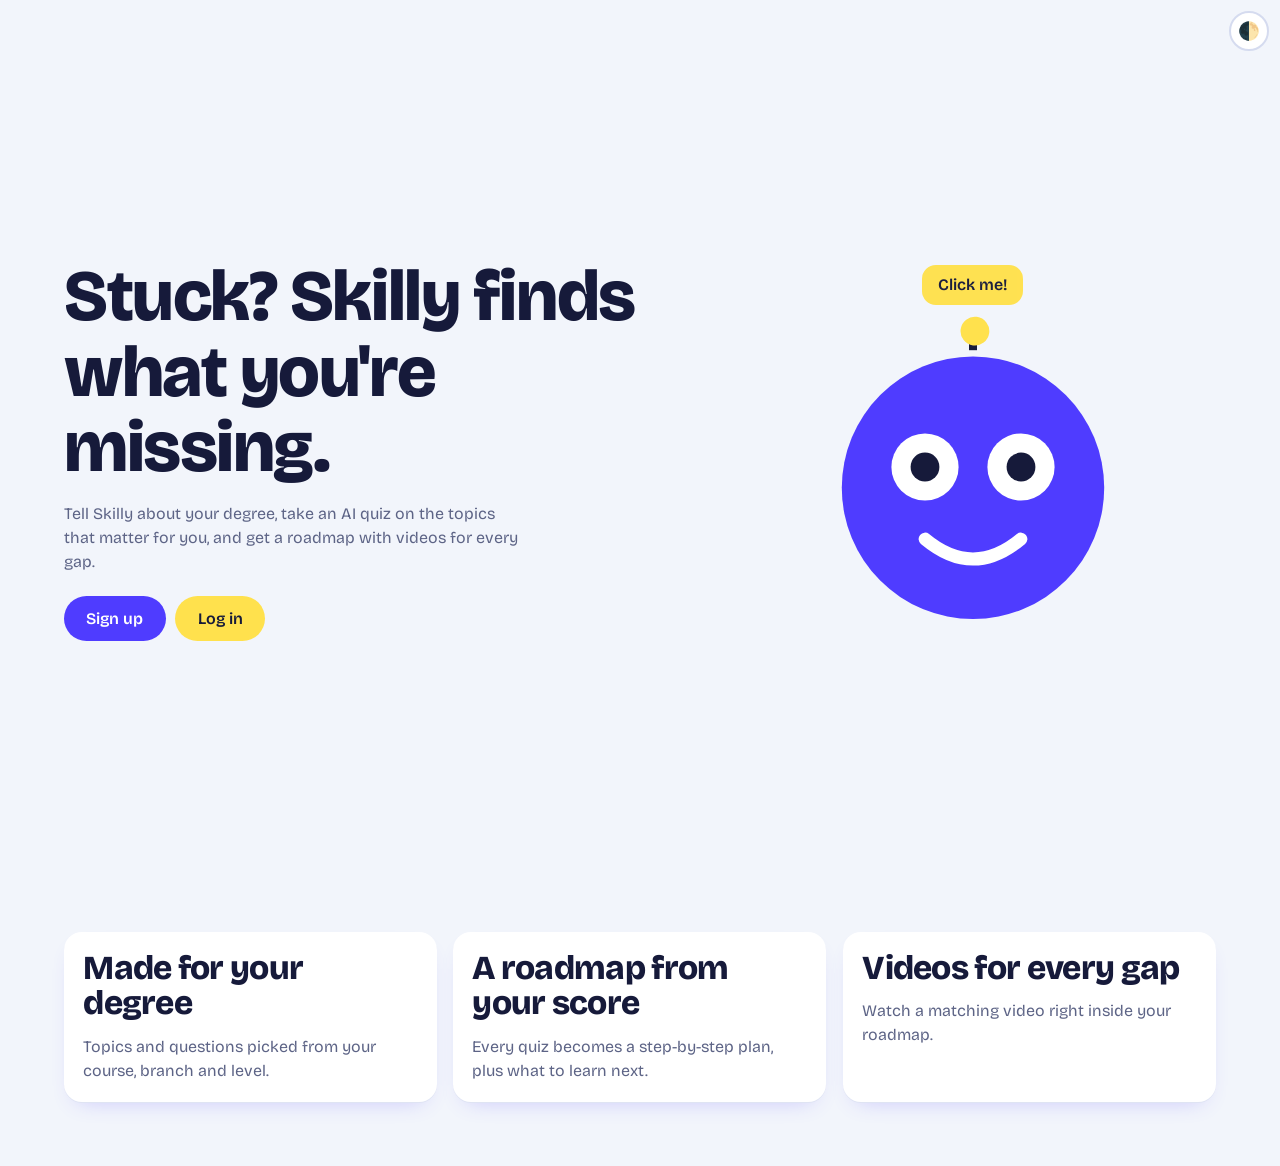
<file: skillify-backend/src/main/resources/static/index.html>
<!DOCTYPE html>
<html lang="en"><head>
<meta charset="UTF-8"><meta name="viewport" content="width=device-width,initial-scale=1">
<title>Skillify: your AI tutor</title><link rel="stylesheet" href="css/style.css">
</head><body>
<header class="hero">
 <div>
  <h1 id="h">Stuck? Skilly finds what you're missing.</h1>
  <p>Tell Skilly about your degree, take an AI quiz on the topics that matter for you, and get a roadmap with videos for every gap.</p>
  <div class="row"><a class="btn" href="signup.html">Sign up</a><a class="btn alt" href="login.html">Log in</a></div>
  
 </div>
 <div class="stage">
  <div class="say" id="say" aria-live="polite">Click me!</div>
  <svg id="skilly" viewBox="0 0 200 200" role="button" tabindex="0" aria-label="Skilly the tutor. Press to hear a tip.">
   <line x1="100" y1="22" x2="100" y2="8" stroke="#161a3a" stroke-width="5"/>
   <g id="antenna"><circle cx="100" cy="10" r="9" fill="#ffe14d"/></g>
   <circle cx="100" cy="108" r="82" fill="#4f3cff"/>
   <circle cx="70" cy="95" r="21" fill="#fff"/><circle cx="130" cy="95" r="21" fill="#fff"/>
   <circle class="pu" cx="70" cy="95" r="9" fill="#161a3a"/><circle class="pu" cx="130" cy="95" r="9" fill="#161a3a"/>
   <path d="M70 140 Q100 165 130 140" stroke="#fff" stroke-width="8" fill="none" stroke-linecap="round"/>
  </svg>
 </div>
</header>
<section class="feat"><div class="grid3">
 <div class="card" data-tilt><h2>Made for your degree</h2><p>Topics and questions picked from your course, branch and level.</p></div>
 <div class="card" data-tilt><h2>A roadmap from your score</h2><p>Every quiz becomes a step-by-step plan, plus what to learn next.</p></div>
 <div class="card" data-tilt><h2>Videos for every gap</h2><p>Watch a matching video right inside your roadmap.</p></div>
</div></section>
<script src="https://cdnjs.cloudflare.com/ajax/libs/gsap/3.12.5/gsap.min.js"></script>
<script src="js/api.js"></script><script src="js/common.js"></script>
<script>
const h=$('#h');h.innerHTML=h.textContent.split(' ').map(w=>`<span class="w">${w}</span>`).join(' ');
gsap.timeline().from('.w',{y:50,opacity:0,stagger:.07}).from('.hero p,.hero .row',{y:20,opacity:0,stagger:.1},'-=.3')
 .from('#skilly',{scale:0,transformOrigin:'50% 100%',ease:'elastic.out(1,.5)',duration:1.1},0.2).from('.say',{opacity:0},'-=.4');
</script></body></html>
</file>
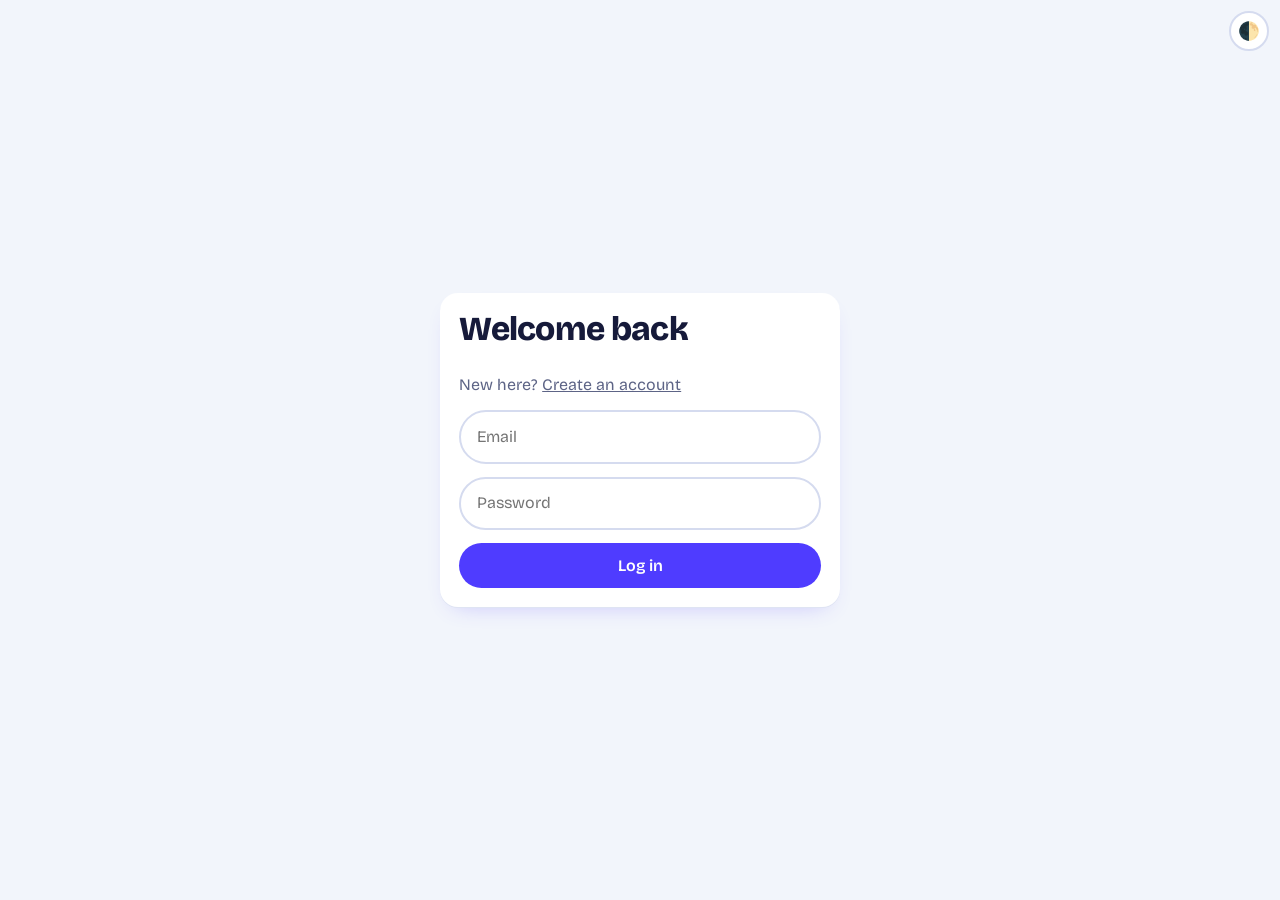
<file: skillify-backend/src/main/resources/static/home.html>
<!DOCTYPE html>
<html lang="en"><head>
<meta charset="UTF-8"><meta name="viewport" content="width=device-width,initial-scale=1">
<title>Home · Skillify</title><link rel="stylesheet" href="css/style.css">
</head><body data-guard="1">
<div class="shell"><main>
 <h2 id="hi">Pick a topic</h2>
 <p>Topics chosen for your degree. Tap one to take an AI-written quiz.</p>
 <input id="s" type="search" placeholder="Search topics" aria-label="Search topics" style="margin-top:1rem">
 <div class="chips" id="tabs"><button class="chip on" data-f="all">All</button><button class="chip" data-f="done">Tested</button><button class="chip" data-f="new">Not tested</button></div>
 <p id="err" class="tag" role="alert" hidden></p>
 <div class="topics" id="topics"><div class="card sk"></div><div class="card sk"></div><div class="card sk"></div><div class="card sk"></div></div>
</main></div>
<script src="https://cdnjs.cloudflare.com/ajax/libs/gsap/3.12.5/gsap.min.js"></script>
<script src="js/api.js"></script><script src="js/common.js"></script>
<script>
let T=[],P={},tab='all';
$('#hi').textContent=`Hi ${user().name}, pick a topic`;
(async()=>{try{[T,P]=await Promise.all([API.topics(),API.progress()]);draw()}
 catch(e){$('#topics').innerHTML='';$('#err').hidden=false;$('#err').textContent=e.message}})();
function draw(){const q=$('#s').value.toLowerCase();
 const l=T.filter(x=>x.toLowerCase().includes(q)&&(tab=='all'||(tab=='done')==(P[x]!=null)));
 $('#topics').innerHTML=l.length?l.map(x=>{const v=P[x];return `<button class="card topic" data-t="${esc(x)}"><div class="ring" data-p="${v||0}"><b>${v==null?'–':v+'%'}</b></div><div>${esc(x)}<br><span class="${v==null?'':v<50?'tag':'ok'}">${v==null?'Not tested yet':v<50?'Needs work':'Going well'}</span></div></button>`}).join(''):'<p>No topics match.</p>';
 $$('.topic').forEach(b=>b.onclick=()=>location.href='quiz.html?topic='+encodeURIComponent(b.dataset.t));
 gsap.from('.topic',{y:24,opacity:0,stagger:.05});gsap.to('.ring',{'--p':(i,el)=>+el.dataset.p,duration:1,stagger:.05})}
$('#s').oninput=draw;
$$('#tabs .chip').forEach(c=>c.onclick=()=>{tab=c.dataset.f;$$('#tabs .chip').forEach(x=>x.classList.toggle('on',x==c));draw()});
</script></body></html>
</file>
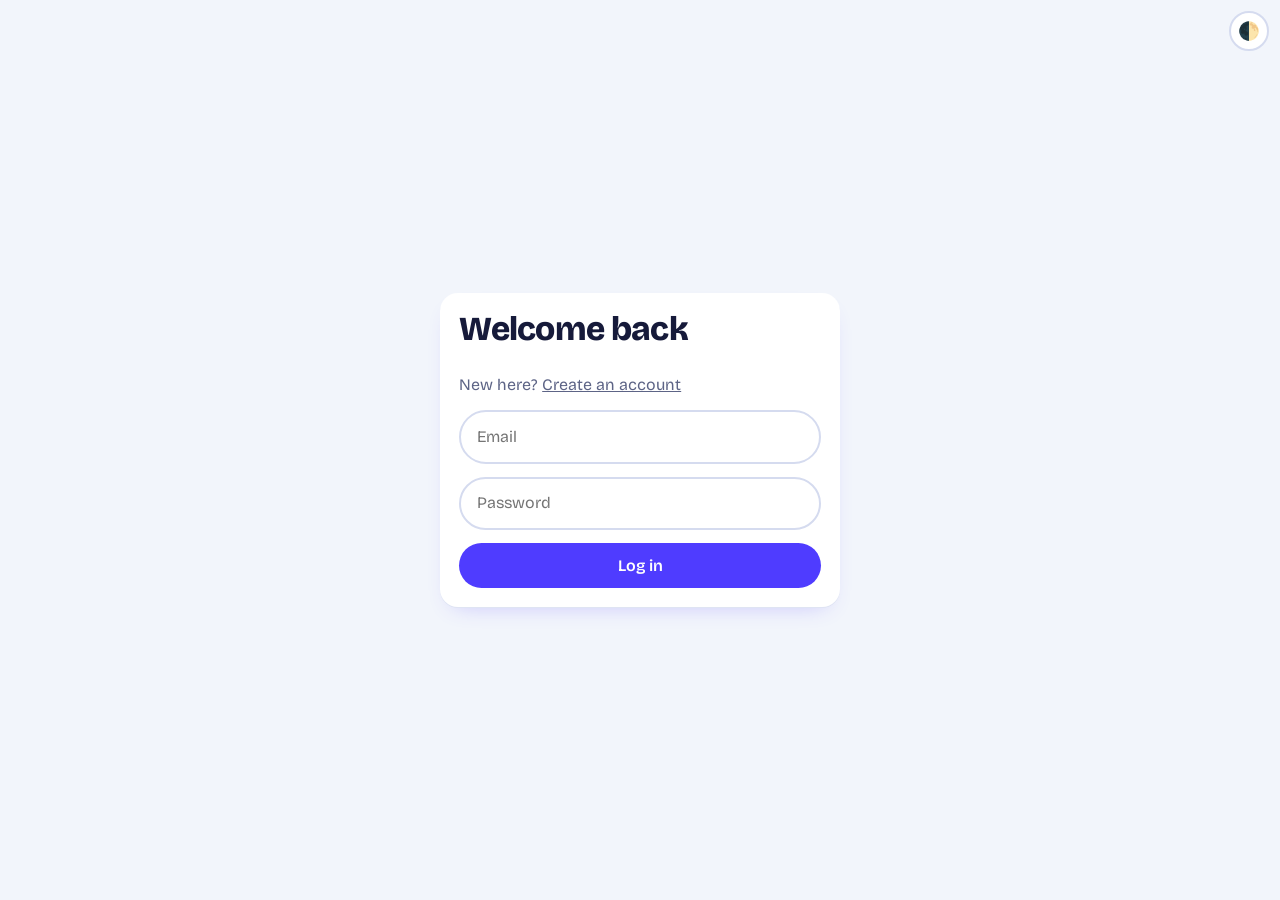
<file: skillify-backend/src/main/resources/static/login.html>
<!DOCTYPE html>
<html lang="en"><head>
<meta charset="UTF-8"><meta name="viewport" content="width=device-width,initial-scale=1">
<title>Log in · Skillify</title><link rel="stylesheet" href="css/style.css">
</head><body>
<div class="login"><form class="card" id="f">
 <h2>Welcome back</h2><p>New here? <a href="signup.html">Create an account</a></p>
 <input type="email" id="em" placeholder="Email" aria-label="Email" required>
 <input type="password" id="pw" placeholder="Password" aria-label="Password" required minlength="6">
 <p id="err" class="tag" role="alert" hidden></p>
 <button class="btn" id="go">Log in</button>
</form></div>
<script src="https://cdnjs.cloudflare.com/ajax/libs/gsap/3.12.5/gsap.min.js"></script>
<script src="js/api.js"></script><script src="js/common.js"></script>
<script>
gsap.from('#f',{y:40,opacity:0,scale:.95});
$('#f').onsubmit=async e=>{e.preventDefault();const b=$('#go');b.textContent='Logging in…';b.disabled=true;
 try{const r=await API.login($('#em').value,$('#pw').value);
  localStorage.setItem('skillify_token',r.token);localStorage.setItem('skillify_user',JSON.stringify({name:r.name}));
  gsap.to('#f',{y:-30,opacity:0,onComplete:()=>location.href='home.html'})}
 catch(x){$('#err').hidden=false;$('#err').textContent=x.message;b.textContent='Log in';b.disabled=false;
  gsap.fromTo('#f',{x:-12},{x:0,ease:'elastic.out(1,.2)'})}};
</script></body></html>
</file>
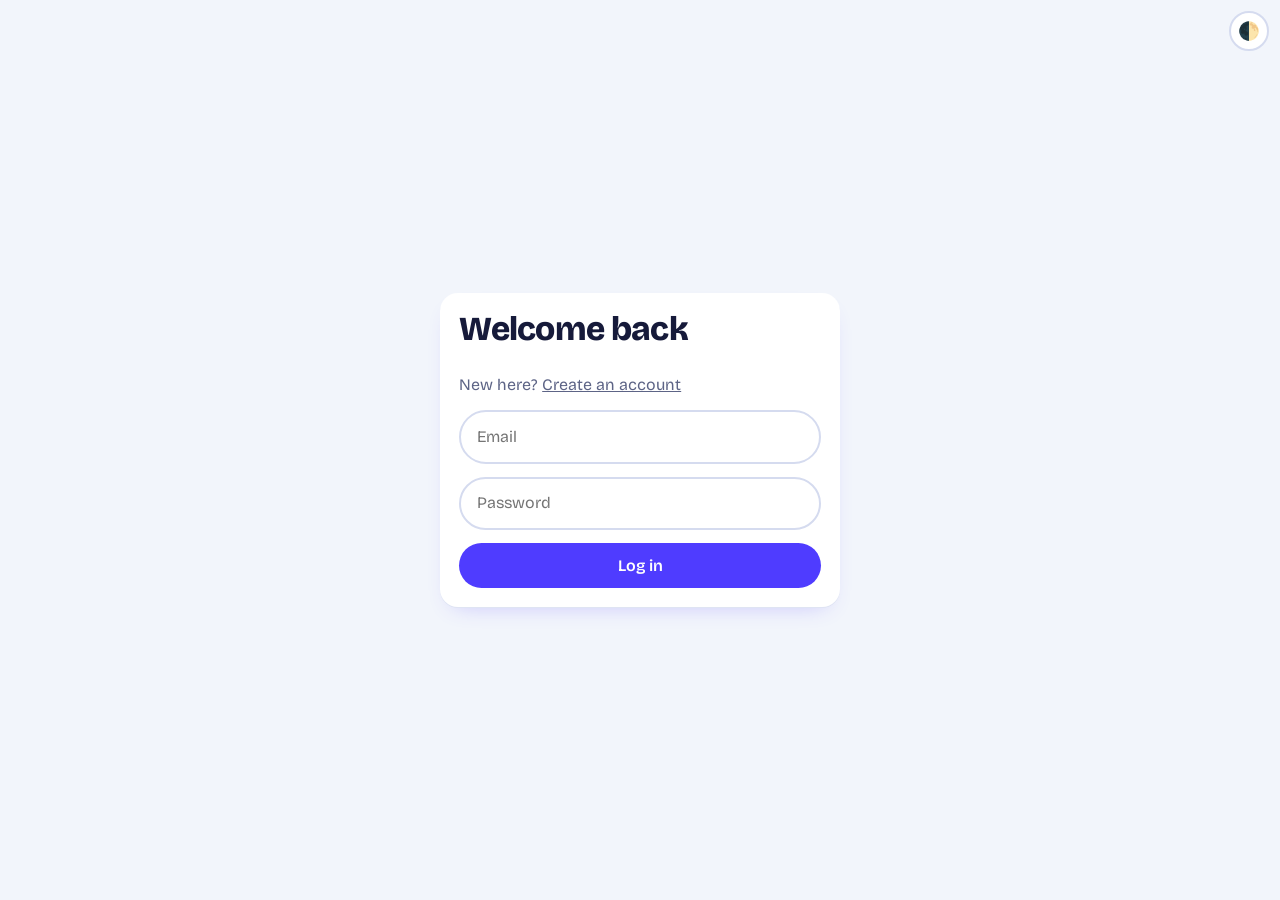
<file: skillify-backend/src/main/resources/static/profile.html>
<!DOCTYPE html>
<html lang="en"><head>
<meta charset="UTF-8"><meta name="viewport" content="width=device-width,initial-scale=1">
<title>Profile · Skillify</title><link rel="stylesheet" href="css/style.css">
</head><body data-guard="1">
<div class="shell"><main>
 <p id="load">Loading…</p><p id="err" class="tag" role="alert" hidden></p>
 <div class="ph" id="ph" hidden><div class="av" id="av"></div><div><h2 id="nm" style="margin:0"></h2><p id="em"></p></div></div><br>
 <form class="card" id="f" hidden style="display:grid;gap:.8rem"></form>
 <section id="hist" hidden><h2>Score history</h2><div class="card"><div id="ch"></div><div id="hl"></div></div></section>
</main></div>
<script src="https://cdnjs.cloudflare.com/ajax/libs/gsap/3.12.5/gsap.min.js"></script>
<script src="js/api.js"></script><script src="js/common.js"></script>
<script>
const F=[['name','Name'],['college','College'],['degree','Degree'],['branch','Branch'],['year','Year of study'],['cgpa','CGPA or percentage'],['targetRole','Target role'],['interests','Interests'],['level','Skill level']];
const ini=n=>String(n||'?').trim().split(/\s+/).slice(0,2).map(x=>x[0].toUpperCase()).join('');
(async()=>{try{const p=await API.profile();$('#load').hidden=true;
 $('#ph').hidden=false;$('#av').textContent=ini(p.name);$('#nm').textContent=p.name;$('#em').textContent=p.email;
 const f=$('#f');f.hidden=false;
 f.innerHTML=F.map(([k,l])=>`<label>${l}<input name="${k}" value="${esc(p[k])}" readonly></label>`).join('')+`<div class="row"><button type="button" class="btn alt" id="ed">Edit profile</button><button class="btn" id="sv" hidden>Save changes</button></div>`;
 $('#ed').onclick=()=>{$$('#f input').forEach(i=>i.readOnly=false);$('#sv').hidden=false;$('#ed').hidden=true;$('#f input').focus();toast('You can edit your details now')};
 const h=(p.history||[]).slice(-10);
 if(h.length){$('#hist').hidden=false;
  const W=300,H=120,pad=14,xs=i=>h.length==1?W/2:pad+i*(W-2*pad)/(h.length-1),ys=v=>H-pad-v/100*(H-2*pad);
  $('#ch').innerHTML=`<svg viewBox="0 0 ${W} ${H}" role="img" aria-label="Line chart of your last ${h.length} quiz scores"><line class="gl" x1="0" x2="${W}" y1="${ys(50)}" y2="${ys(50)}"/><polyline class="ln" pathLength="1" points="${h.map((x,i)=>xs(i)+','+ys(x.score)).join(' ')}"/>${h.map((x,i)=>`<circle class="dt" cx="${xs(i)}" cy="${ys(x.score)}" r="5"><title>${esc(x.topic)}: ${esc(x.score)}%</title></circle>`).join('')}</svg>`;
  $('#hl').innerHTML=h.slice().reverse().map(x=>`<div class="hist"><b>${esc(x.topic)}</b><span>${esc(x.score)}% · ${esc(x.date.slice(0,10))}</span></div>`).join('');
  gsap.fromTo('.ln',{strokeDashoffset:1},{strokeDashoffset:0,duration:1.4,ease:'power2.inOut'});gsap.from('.dt',{scale:0,transformOrigin:'50% 50%',stagger:.1,delay:.4})}
 gsap.from('#ph,#f>*,#hist',{y:20,opacity:0,stagger:.05});
 f.onsubmit=async e=>{e.preventDefault();const b=$('#sv');b.disabled=true;
  try{const r=await API.saveProfile(Object.fromEntries(new FormData(f)));localStorage.setItem('skillify_user',JSON.stringify({name:r.name}));
   $('#nm').textContent=r.name;$('#av').textContent=ini(r.name);$$('#f input').forEach(i=>i.readOnly=true);b.hidden=true;$('#ed').hidden=false;toast('Saved. Your topics now match these details.')}
  catch(x){toast(x.message)}b.disabled=false}}
 catch(e){$('#load').hidden=true;$('#err').hidden=false;$('#err').textContent=e.message}})();
</script></body></html>
</file>
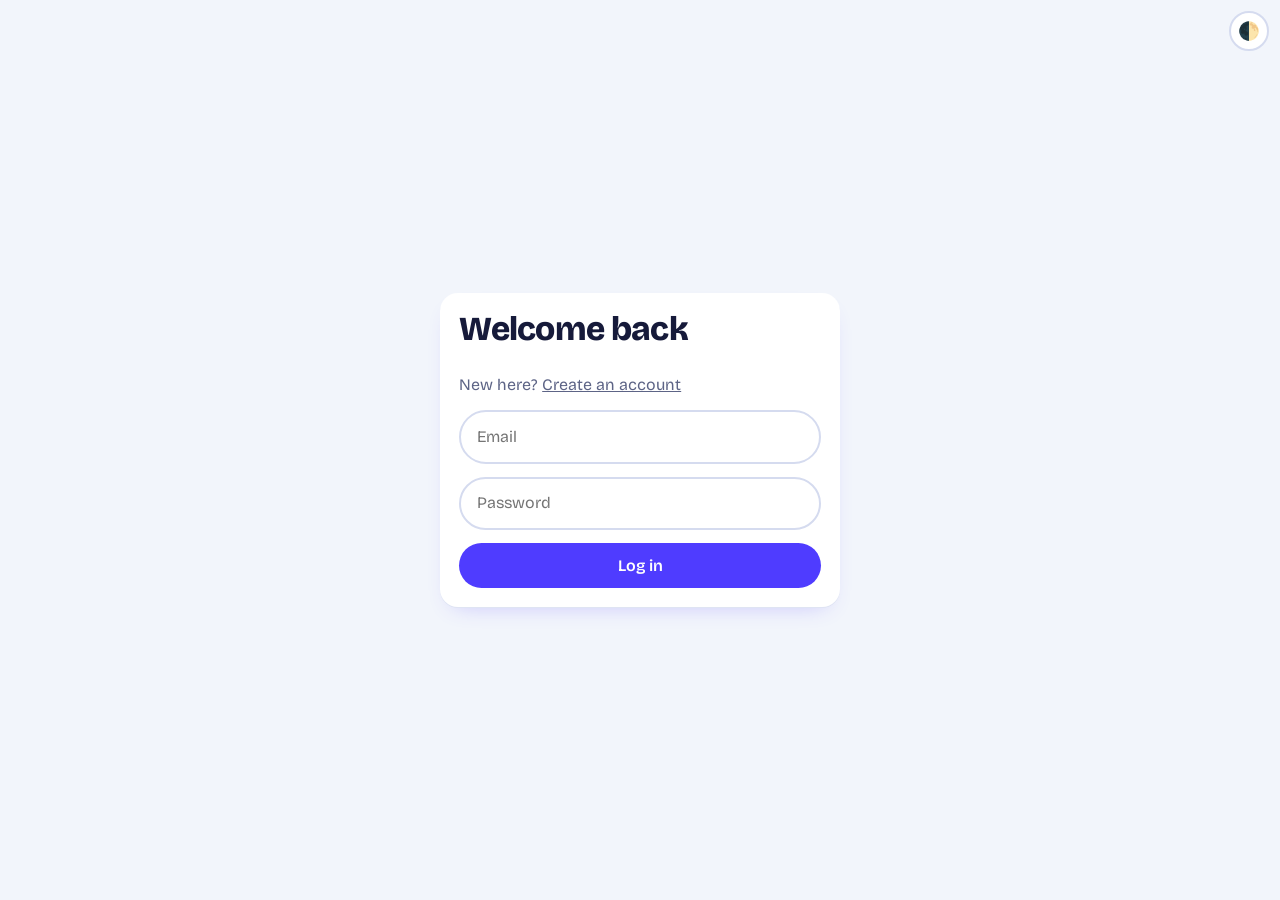
<file: skillify-backend/src/main/resources/static/quiz.html>
<!DOCTYPE html>
<html lang="en"><head>
<meta charset="UTF-8"><meta name="viewport" content="width=device-width,initial-scale=1">
<title>Quiz · Skillify</title><link rel="stylesheet" href="css/style.css">
</head><body data-guard="1">
<div class="shell"><main>
 <h2 id="tt"></h2>
 <p id="load">Skilly is writing your questions…</p>
 <p id="err" class="tag" role="alert" hidden></p><a class="btn" id="retry" href="" hidden>Try again</a>
 <section id="play" hidden>
  <div class="qh"><p id="qn"></p><span id="st" class="streak" hidden></span>
   <svg id="tm" viewBox="0 0 44 44" width="52" role="timer" aria-label="Time left"><circle class="tbg" cx="22" cy="22" r="19"/><circle class="tfg" id="tc" cx="22" cy="22" r="19" pathLength="100"/><text id="tn" x="22" y="26" text-anchor="middle">30</text></svg></div>
  <div class="pbar"><div id="prog"></div></div>
  <h2 id="q"></h2><div class="opts" id="opts"></div>
  <p class="exp" id="exp" hidden></p>
  <button class="btn" id="next" hidden>Next question</button>
  <p class="keys">Keys 1 to 4 pick an answer, Enter goes to the next question.</p>
 </section>
 <section id="res" class="card" hidden>
  <div class="face" id="face">🙂</div><p>Your score</p><div class="score" id="score">0%</div><p id="msg" aria-live="polite"></p><br>
  <div class="row"><a class="btn" id="rm" href="" hidden>View my roadmap</a><a class="btn alt" href="home.html">Back to topics</a></div>
 </section>
</main></div>
<script src="https://cdnjs.cloudflare.com/ajax/libs/gsap/3.12.5/gsap.min.js"></script>
<script src="js/api.js"></script><script src="js/common.js"></script>
<script>
const topic=new URLSearchParams(location.search).get('topic');if(!topic)location.href='home.html';
let Q,i=0,score=0,streak=0,locked=false,wrong=[],tl;
$('#tt').textContent=topic;
const pulse=gsap.to('#load',{opacity:.4,yoyo:true,repeat:-1,duration:.6});
(async()=>{try{Q=(await API.quiz(topic)).questions;pulse.kill();$('#load').hidden=true;$('#play').hidden=false;show()}
 catch(e){pulse.kill();gsap.set('#load',{opacity:1});$('#load').hidden=true;$('#err').hidden=false;$('#err').textContent=e.message;$('#retry').hidden=false}})();
function timer(){const o={t:30};
 tl=gsap.to(o,{t:0,duration:30,ease:'none',onUpdate:()=>{const s=Math.ceil(o.t);$('#tn').textContent=s;$('#tc').style.strokeDashoffset=100-o.t/30*100;$('#tc').style.stroke=s<=8?'var(--bad)':'var(--pri)'},onComplete:()=>answer(null,-1)})}
function show(){locked=false;const q=Q[i];$('#qn').textContent=`Question ${i+1} of ${Q.length}`;$('#q').textContent=q.q;
 const o=$('#opts');o.innerHTML='';q.o.forEach((t,k)=>{const b=document.createElement('button');b.className='opt';b.textContent=`${k+1}. ${t}`;b.onclick=()=>answer(b,k);o.append(b)});
 $('#next').hidden=$('#exp').hidden=true;gsap.to('#prog',{width:i/Q.length*100+'%'});gsap.from('#q,.opt',{y:20,opacity:0,stagger:.07});timer()}
function answer(b,k){if(locked)return;locked=true;tl&&tl.kill();const q=Q[i],ok=k===q.a;
 if(ok){score++;streak++}else{wrong.push(q.q);streak=0}
 if(k===-1)toast("Time's up");
 b&&b.classList.add(ok?'ok':'bad');$$('.opt')[q.a]?.classList.add('ok');
 if(b)ok?gsap.fromTo(b,{scale:.95},{scale:1,ease:'elastic.out(1,.4)',duration:.8}):gsap.fromTo(b,{x:-10},{x:0,ease:'elastic.out(1,.2)',duration:.7});
 const st=$('#st');st.hidden=streak<2;if(streak>=2){st.textContent='🔥 '+streak+' in a row';gsap.fromTo(st,{scale:1.5},{scale:1,ease:'back.out(3)'})}
 if(q.e){$('#exp').hidden=false;$('#exp').textContent=q.e;gsap.from('#exp',{y:10,opacity:0})}
 const n=$('#next');n.hidden=false;n.textContent=i+1<Q.length?'Next question':'See result';gsap.from(n,{y:10,opacity:0})}
$('#next').onclick=()=>{i++;i<Q.length?show():finish()};
addEventListener('keydown',e=>{if(!Q||$('#play').hidden)return;const n=+e.key;
 if(n>=1&&n<=4&&!locked)$$('.opt')[n-1]?.click();
 if(e.key==='Enter'&&!$('#next').hidden&&e.target.id!=='next')$('#next').click()});
async function finish(){const pct=Math.round(score/Q.length*100);
 $('#play').hidden=true;$('#res').hidden=false;const o={n:0};
 $('#face').textContent=pct>=70?'😄':pct>=40?'🙂':'🤔';
 gsap.to(o,{n:pct,duration:1.2,onUpdate:()=>$('#score').textContent=Math.round(o.n)+'%'});
 gsap.from('#res>*',{y:20,opacity:0,stagger:.1});if(pct>=70)confetti();
 $('#msg').textContent='Skilly is building your roadmap…';
 try{const r=await API.submit(topic,pct,wrong);
  if(r.roadmap){$('#msg').textContent='Your roadmap is ready.';const a=$('#rm');a.href='roadmap.html?topic='+encodeURIComponent(topic);a.hidden=false;gsap.from(a,{scale:.8,opacity:0})}
  else $('#msg').textContent='Score saved, but the roadmap failed: '+(r.error||'unknown error')+'. Take the quiz again to retry.'}
 catch(e){$('#msg').textContent=e.message}}
</script></body></html>
</file>
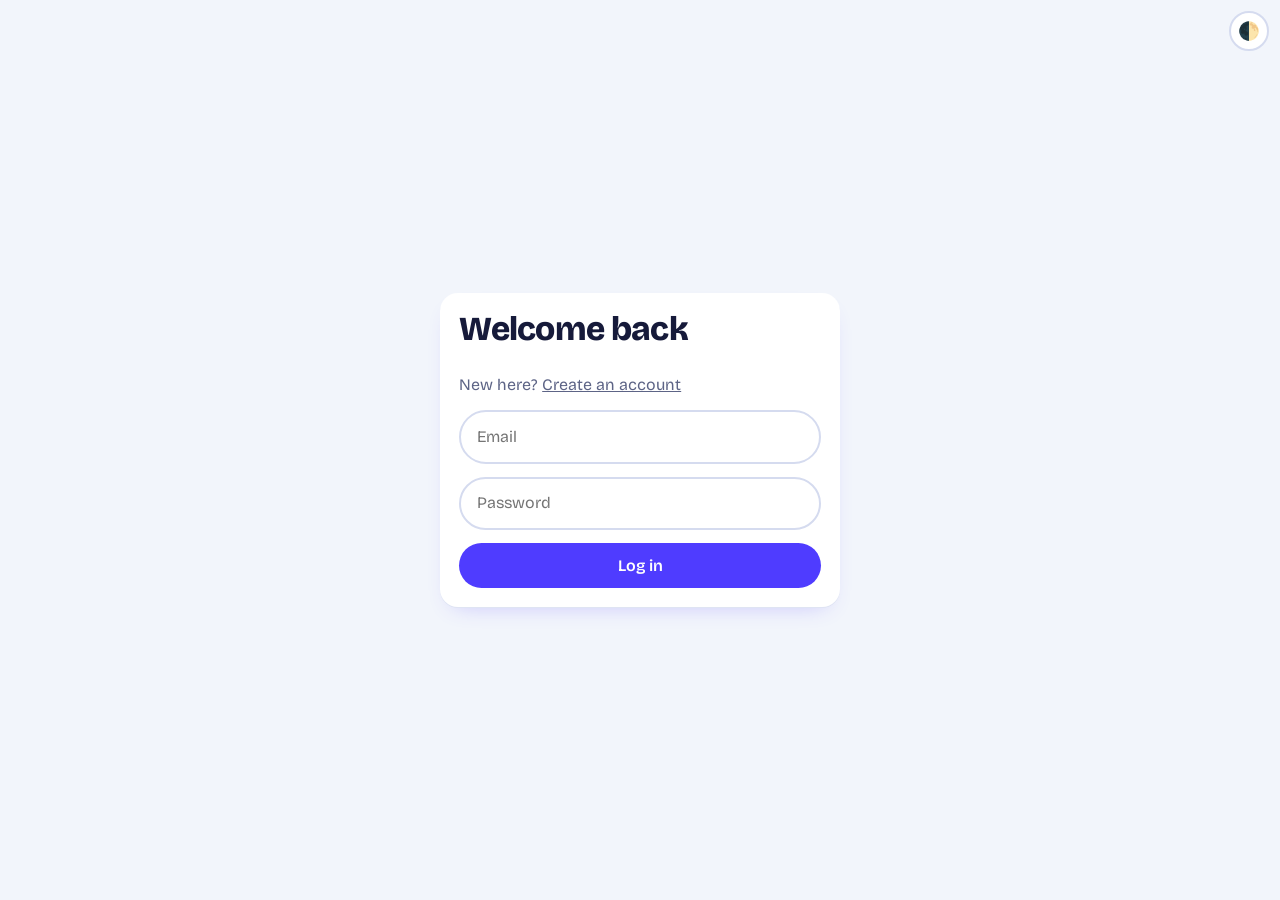
<file: skillify-backend/src/main/resources/static/roadmap.html>
<!DOCTYPE html>
<html lang="en"><head>
<meta charset="UTF-8"><meta name="viewport" content="width=device-width,initial-scale=1">
<title>Roadmap · Skillify</title><link rel="stylesheet" href="css/style.css">
</head><body data-guard="1">
<div class="shell"><main>
 <h2>Your roadmap</h2>
 <p id="load">Loading…</p><p id="err" class="tag" role="alert" hidden></p>
 <div id="empty" hidden><p>No roadmap yet. Take a quiz and Skilly will build one from your score.</p><br><a class="btn" href="home.html">Choose a topic</a></div>
 <div class="chips" id="tabs"></div><div id="rm"></div>
</main></div>
<script src="https://cdnjs.cloudflare.com/ajax/libs/gsap/3.12.5/gsap.min.js"></script>
<script src="js/api.js"></script><script src="js/common.js"></script>
<script>
let all=[],cur,done=[],key;
(async()=>{try{all=(await API.roadmaps()).filter(x=>x.roadmap);$('#load').hidden=true;
 if(!all.length){$('#empty').hidden=false;return}
 const want=new URLSearchParams(location.search).get('topic');cur=all.find(x=>x.topic==want)||all[0];
 if(all.length>1)$('#tabs').innerHTML=all.map((x,n)=>`<button class="chip" data-n="${n}">${esc(x.topic)}</button>`).join('');
 $$('#tabs .chip').forEach(c=>c.onclick=()=>{cur=all[c.dataset.n];render()});render()}
 catch(e){$('#load').hidden=true;$('#err').hidden=false;$('#err').textContent=e.message}})();
function prog(){const t=cur.roadmap.stages.length;gsap.to('#pf',{width:done.length/t*100+'%'});$('#pt').textContent=`${done.length} of ${t} stages done`}
function render(){const r=cur.roadmap;key='skillify_done_'+cur.topic;done=JSON.parse(localStorage.getItem(key)||'[]');r.stages=r.stages||[];
 $('#rm').innerHTML=`<div class="card"><p>Your score in ${esc(cur.topic)}</p><div class="big">${esc(cur.score)}%</div><p>${esc(r.summary)}</p>
 <p>${(r.weakAreas||[]).map(w=>`<span class="pill">${esc(w)}</span>`).join(' ')}</p>
 <div class="bigbar"><i id="pf"></i></div><p id="pt" aria-live="polite"></p></div><br>
 ${r.stages.map((s,i)=>`<details class="card" ${i==0?'open':''}><summary><input type="checkbox" data-i="${i}" aria-label="Mark stage ${i+1} done" ${done.includes(i)?'checked':''}><b>${i+1}. ${esc(s.title)}</b><span class="wk">${esc(s.weeks)} wk</span></summary>
  <div class="bd"><p>${esc(s.goal)}</p><ul>${(s.tasks||[]).map(t=>`<li>${esc(t)}</li>`).join('')}</ul>
  <div><button class="btn alt vb" data-i="${i}">Watch videos for this stage</button></div><div id="v${i}"></div></div></details><br>`).join('')}
 <h2>What to learn next</h2><div class="recs">${(r.learnNext||[]).map(n=>`<div class="card"><b>${esc(n.skill)}</b><p>${esc(n.why)}</p></div>`).join('')}</div>`;
 $$('summary input').forEach(c=>c.onchange=()=>{const i=+c.dataset.i;done=c.checked?[...new Set([...done,i])]:done.filter(x=>x!=i);
  localStorage.setItem(key,JSON.stringify(done));prog();
  if(done.length==r.stages.length){confetti();toast('Roadmap complete. Great work!')}});
 $$('.vb').forEach(b=>b.onclick=()=>vids(+b.dataset.i,b));
 $$('#tabs .chip').forEach(c=>c.classList.toggle('on',all[c.dataset.n]===cur));
 gsap.from('#rm>*',{y:24,opacity:0,stagger:.06});prog()}
async function vids(i,b){const box=$('#v'+i),q=cur.roadmap.stages[i].videoQuery||cur.topic+' tutorial';b.disabled=true;b.textContent='Finding videos…';
 const yt=`<a href="https://www.youtube.com/results?search_query=${encodeURIComponent(q)}" target="_blank" rel="noopener">Search on YouTube instead</a>`;
 try{const d=await API.videos(q),l=(d.videos||[]).filter(v=>/^[\w-]{11}$/.test(v.videoId));
  if(!l.length){box.innerHTML=`<p>${d.configured?'No videos found.':'Video search is not set up on the server (YOUTUBE_API_KEY).'} ${yt}</p>`;b.hidden=true;return}
  box.innerHTML=`<div class="vid"><iframe src="https://www.youtube-nocookie.com/embed/${l[0].videoId}" title="${esc(l[0].title)}" loading="lazy" allow="encrypted-media; picture-in-picture" allowfullscreen></iframe></div>
   <div class="chips">${l.map(v=>`<button class="chip" data-id="${v.videoId}">${esc(v.title)}</button>`).join('')}</div>`;
  $$('.chip',box).forEach(c=>c.onclick=()=>$('iframe',box).src='https://www.youtube-nocookie.com/embed/'+c.dataset.id);
  b.hidden=true;gsap.from(box,{opacity:0,y:20})}
 catch(e){box.innerHTML=`<p class="tag">${esc(e.message)}</p>${yt}`;b.disabled=false;b.textContent='Try again'}}
</script></body></html>
</file>
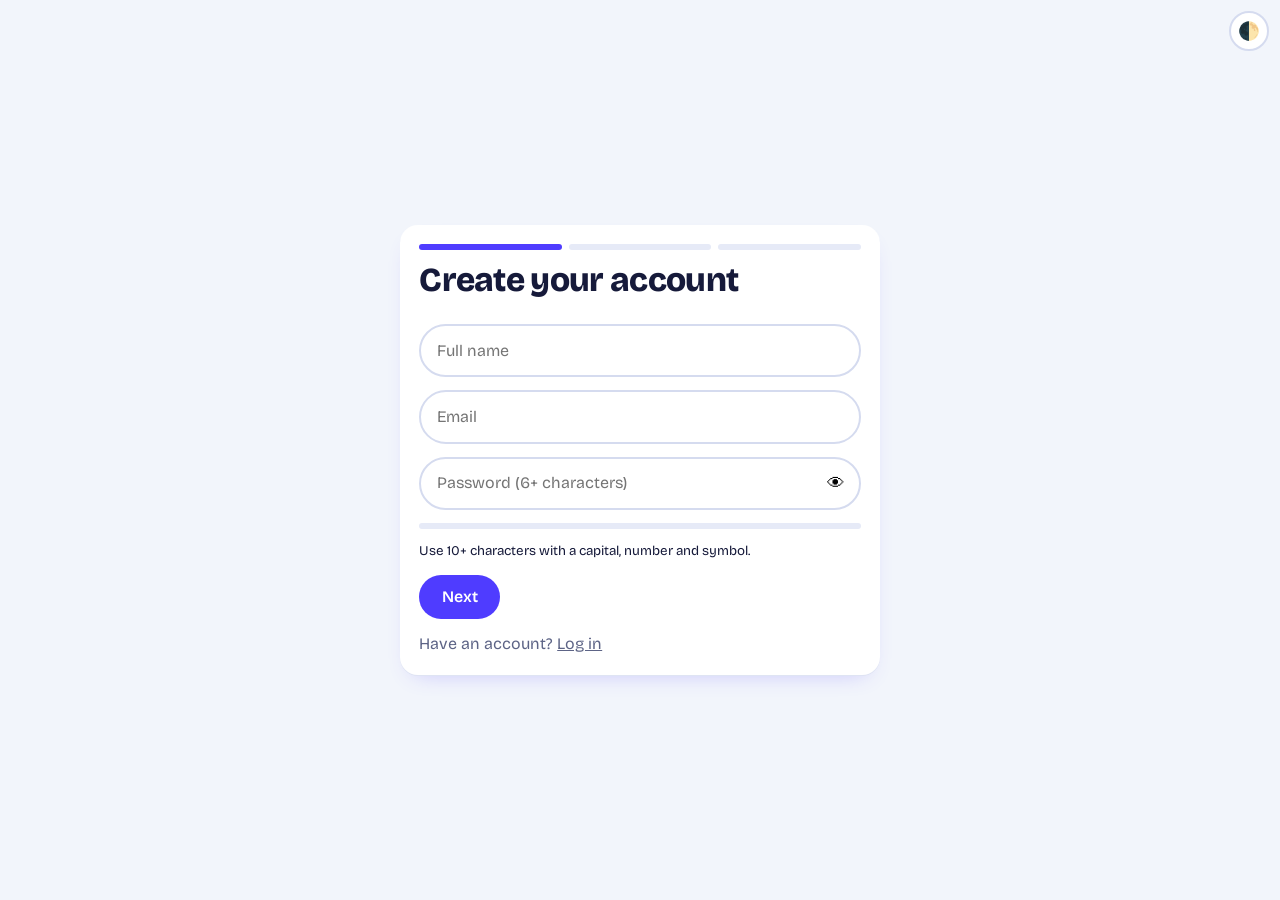
<file: skillify-backend/src/main/resources/static/signup.html>
<!DOCTYPE html>
<html lang="en"><head>
<meta charset="UTF-8"><meta name="viewport" content="width=device-width,initial-scale=1">
<title>Sign up · Skillify</title><link rel="stylesheet" href="css/style.css">
</head><body>
<div class="login"><form class="card wide" id="f" novalidate>
 <div class="dots"><i class="on"></i><i></i><i></i></div>
 <fieldset class="st"><h2>Create your account</h2>
  <input name="name" placeholder="Full name" aria-label="Full name" required>
  <input name="email" type="email" placeholder="Email" aria-label="Email" required>
  <div class="pw"><input name="password" id="pw" type="password" placeholder="Password (6+ characters)" aria-label="Password" minlength="6" required><button type="button" id="eye" aria-label="Show password">👁</button></div>
  <div class="meter"><i id="mt"></i></div><small id="ml">Use 10+ characters with a capital, number and symbol.</small></fieldset>
 <fieldset class="st"><h2>Your education</h2>
  <input name="college" placeholder="College name" aria-label="College name" required>
  <select name="degree" id="dg" aria-label="Degree" required><option value="">Degree</option><option>B.Tech</option><option>BCA</option><option>B.Sc</option><option>MBA</option><option>MCA</option><option>Other</option></select>
  <input name="branch" list="br" placeholder="Branch (pick one or type)" aria-label="Branch" required><datalist id="br"></datalist>
  <select name="year" aria-label="Year" required><option value="">Year of study</option><option>1</option><option>2</option><option>3</option><option>4</option></select>
  <input name="cgpa" placeholder="CGPA or percentage" aria-label="CGPA or percentage"></fieldset>
 <fieldset class="st"><h2>Your goals</h2>
  <input name="targetRole" placeholder="Target role, e.g. Java Developer" aria-label="Target role" required>
  <input name="interests" placeholder="Interests, e.g. web, AI, finance" aria-label="Interests">
  <select name="level" aria-label="Skill level" required><option value="">Current skill level</option><option>Beginner</option><option>Intermediate</option><option>Advanced</option></select></fieldset>
 <p id="err" class="tag" role="alert" hidden></p>
 <div class="row"><button type="button" class="btn alt" id="back" hidden>Back</button><button class="btn" id="nx">Next</button></div>
 <p>Have an account? <a href="login.html">Log in</a></p>
</form></div>
<script src="https://cdnjs.cloudflare.com/ajax/libs/gsap/3.12.5/gsap.min.js"></script>
<script src="js/api.js"></script><script src="js/common.js"></script>
<script>
let s=0;const st=$$('.st'),dots=$$('.dots i');st.forEach((x,i)=>x.hidden=i>0);
gsap.from('#f',{y:40,opacity:0,scale:.95});
const BR={'B.Tech':['CSE','IT','Mechanical','Electronics','Electrical','Civil'],BCA:['Computer Applications'],MCA:['Computer Applications'],'B.Sc':['Computer Science','Mathematics','Physics','Chemistry'],MBA:['Finance','Marketing','HR','Operations']};
$('#dg').onchange=e=>$('#br').innerHTML=(BR[e.target.value]||[]).map(x=>`<option value="${x}">`).join('');
$('#eye').onclick=()=>{const p=$('#pw'),h=p.type=='password';p.type=h?'text':'password';$('#eye').setAttribute('aria-label',h?'Hide password':'Show password')};
$('#pw').oninput=e=>{const p=e.target.value,n=(p.length>=6)+(p.length>=10)+/[A-Z]/.test(p)+/\d/.test(p)+/[^\w\s]/.test(p);
 gsap.to('#mt',{width:n*20+'%',backgroundColor:n<3?'#e5484d':n<5?'#f5a524':'#12a679',duration:.3});
 $('#ml').textContent=p?['Too short','Weak','Weak','Okay','Strong','Very strong'][n]:'Use 10+ characters with a capital, number and symbol.'};
function go(n){const from=st[s],d=n>s?1:-1;
 gsap.to(from,{x:-40*d,opacity:0,duration:.25,onComplete:()=>{from.hidden=true;s=n;st[s].hidden=false;
  gsap.fromTo(st[s],{x:40*d,opacity:0},{x:0,opacity:1});
  dots.forEach((t,i)=>t.classList.toggle('on',i<=s));$('#back').hidden=s==0;$('#nx').textContent=s==2?'Create account':'Next'}})}
$('#back').onclick=()=>go(s-1);
$('#f').onsubmit=async e=>{e.preventDefault();$('#err').hidden=true;
 for(const i of $$('input,select',st[s]))if(!i.checkValidity()){i.reportValidity();return}
 if(s<2)return go(s+1);
 const b=$('#nx');b.textContent='Creating…';b.disabled=true;
 try{login(await API.signup(Object.fromEntries(new FormData($('#f')))));gsap.to('#f',{y:-30,opacity:0,onComplete:()=>location.href='home.html'})}
 catch(x){$('#err').hidden=false;$('#err').textContent=x.message;b.textContent='Create account';b.disabled=false;gsap.fromTo('#f',{x:-12},{x:0,ease:'elastic.out(1,.2)'})}};
</script></body></html>
</file>
<file: skillify-backend/src/main/resources/static/css/style.css>
@import url('https://fonts.googleapis.com/css2?family=Bricolage+Grotesque:wght@400;600;800&display=swap');
*{box-sizing:border-box;margin:0}
:root{--bg:#f2f5fb;--ink:#161a3a;--mute:#5d6486;--pri:#4f3cff;--hi:#ffe14d;--ok:#12a679;--bad:#e5484d;--r:18px}
body{font:400 1rem/1.5 'Bricolage Grotesque',system-ui,sans-serif;background:var(--bg);color:var(--ink);min-height:100dvh}
a{color:inherit}
h1,h2{font-weight:800;line-height:1.05;letter-spacing:-.02em}
h1{font-size:clamp(2.2rem,6vw,4.5rem)}h2{font-size:clamp(1.4rem,3vw,2.1rem);margin-bottom:.8rem}
p{color:var(--mute)}
:focus-visible{outline:3px solid var(--pri);outline-offset:3px}
.btn{display:inline-block;border:0;cursor:pointer;text-decoration:none;font:600 1rem 'Bricolage Grotesque',sans-serif;background:var(--pri);color:#fff;padding:.8rem 1.4rem;border-radius:999px}
.btn.alt{background:var(--hi);color:#161a3a}
.card{background:var(--card);border-radius:var(--r);padding:1.2rem;box-shadow:0 1px 0 #dfe4f3,0 10px 24px -14px #4f3cff55}
input{font:inherit;padding:.8rem 1rem;border-radius:999px;border:2px solid var(--line);width:100%;background:var(--card);color:var(--ink)}
input:focus{border-color:var(--pri);outline:0}
.row{display:flex;gap:.6rem}
.grid3{display:grid;gap:1rem}

/* landing */
.hero{display:grid;gap:2rem;align-items:center;min-height:100dvh;padding:2rem clamp(1rem,5vw,4rem)}
.hero p{margin:1rem 0 1.4rem;max-width:46ch}
.w{display:inline-block}
.stage{display:grid;justify-items:center;gap:.6rem}
#skilly{width:min(320px,50vw,55vh);cursor:pointer;touch-action:manipulation}
.say{background:var(--hi);padding:.5rem 1rem;border-radius:14px;font-weight:600;text-align:center}
.feat{padding:2rem clamp(1rem,5vw,4rem) 4rem}
[data-tilt]{will-change:transform}

/* app shell */
.shell{display:grid;grid-template-columns:200px 1fr;min-height:100dvh}
.nav{position:sticky;top:0;height:100dvh;display:flex;flex-direction:column;gap:.4rem;padding:1.2rem;background:var(--nav);color:#fff}
.nav a,.nav button{padding:.7rem 1rem;border-radius:12px;text-decoration:none;color:#fff;background:none;border:0;font:inherit;cursor:pointer;text-align:left}
.nav a.on,.nav a:hover,.nav button:hover{background:var(--card)fff22}
.logo{font-weight:800;font-size:1.4rem;margin-bottom:1rem;padding:0 1rem}
.nav .out{margin-top:auto}
main{padding:clamp(1rem,3vw,2.5rem);width:100%;max-width:1000px}
.stats{display:grid;grid-template-columns:repeat(auto-fit,minmax(150px,1fr));gap:1rem;margin:1.2rem 0}
.big{font-size:2.6rem;font-weight:800;color:var(--pri)}
.bar{display:grid;grid-template-columns:90px 1fr 44px;gap:.7rem;align-items:center;cursor:pointer;padding:.45rem 0;background:none;border:0;width:100%;font:inherit;color:inherit;text-align:left}
.track{height:14px;background:var(--track);border-radius:9px;overflow:hidden}
.fill{height:100%;width:0;border-radius:9px}
.low{background:var(--bad)}.mid{background:#f5a524}.hi{background:var(--ok)}
.recs{display:grid;grid-template-columns:repeat(auto-fit,minmax(230px,1fr));gap:1rem;margin-top:.5rem}
.recs .card{display:grid;gap:.5rem;align-content:start}
.tag{font-size:.85rem;color:var(--bad);font-weight:600}
section+section{margin-top:2rem}

/* tutor chat */
.chat{display:flex;flex-direction:column;height:calc(100dvh - 5rem)}
.msgs{flex:1;overflow:auto;display:flex;flex-direction:column;gap:.7rem;padding:.5rem 0}
.b{max-width:min(85%,60ch);padding:.7rem 1rem;border-radius:16px 16px 16px 4px;background:var(--card);white-space:pre-wrap}
.b.me{align-self:flex-end;background:var(--pri);color:#fff;border-radius:16px 16px 4px 16px}
.chips{display:flex;gap:.5rem;flex-wrap:wrap;margin:.5rem 0}
.chip{border:2px solid var(--line);background:var(--card);border-radius:999px;padding:.35rem .9rem;font:inherit;cursor:pointer;color:var(--ink)}
.chip:hover{border-color:var(--pri)}

/* quiz */
.topics{display:grid;grid-template-columns:repeat(auto-fit,minmax(150px,1fr));gap:1rem}
.topic{border:0;font:800 1.3rem 'Bricolage Grotesque',sans-serif;cursor:pointer;padding:2rem 1rem;color:var(--ink)}
.topic:hover{background:var(--hi)}
.pbar{height:8px;background:var(--track);border-radius:9px;overflow:hidden;margin:.6rem 0 1.4rem}
#prog{height:100%;width:0;background:var(--pri)}
.opts{display:grid;gap:.7rem;margin:1.2rem 0}
.opt{text-align:left;font:inherit;padding:.9rem 1.1rem;border-radius:14px;border:2px solid var(--line);background:var(--card);cursor:pointer;color:var(--ink)}
.opt:hover{border-color:var(--pri)}
.opt.ok{background:#d9f5ea;border-color:var(--ok)}.opt.bad{background:#fde3e4;border-color:var(--bad)}
.score{font-size:5rem;font-weight:800;color:var(--pri)}
[hidden]{display:none!important}
.login{min-height:100dvh;display:grid;place-items:center;padding:1rem}
.login form{display:grid;gap:.8rem;width:min(400px,100%)}

/* PORTRAIT: stacked layout, bottom tab bar */
@media (orientation:portrait){
 .hero{grid-template-columns:1fr;text-align:center;min-height:auto;padding-top:3rem}
 .hero p{margin-inline:auto}
 .grid3{grid-template-columns:1fr}
 .shell{grid-template-columns:1fr;padding-bottom:72px}
 .nav{position:fixed;inset:auto 0 0 0;height:auto;flex-direction:row;justify-content:space-around;padding:.4rem;z-index:9}
 .logo,.nav .out{display:none}
 .nav a{flex:1;text-align:center;font-size:.8rem;padding:.5rem}
 .nav a b{display:block;font-size:1.3rem}
 .chat{height:calc(100dvh - 8.5rem)}
}
/* LANDSCAPE: side by side, sidebar */
@media (orientation:landscape){
 .hero{grid-template-columns:1.3fr 1fr}
 .grid3{grid-template-columns:repeat(3,1fr)}
}
/* LANDSCAPE on phones (short screens): compact, icon-only sidebar */
@media (orientation:landscape) and (max-height:520px){
 .shell{grid-template-columns:72px 1fr}
 .nav{padding:.6rem .3rem}.nav a span,.nav .out,.logo{display:none}.nav a{text-align:center}
 h1{font-size:2rem}.hero{min-height:auto;padding-block:1rem}
 .chat{height:calc(100dvh - 3rem)}.score{font-size:3rem}
}
@media (prefers-reduced-motion:reduce){*{scroll-behavior:auto!important}}

/* v2: signup steps, topics, roadmap, videos, profile */
.login form.wide{width:min(480px,100%)}
fieldset{border:0;display:grid;gap:.8rem;padding:0;min-width:0}
select{font:inherit;padding:.8rem 1rem;border-radius:999px;border:2px solid var(--line);width:100%;background:var(--card);color:var(--ink)}
.dots{display:flex;gap:.4rem}.dots i{flex:1;height:6px;border-radius:9px;background:var(--track);transition:background .3s}.dots i.on{background:var(--pri)}
label{display:grid;gap:.3rem;font-weight:600}
.topic{display:grid;gap:.4rem;text-align:left}
.topic span{font:400 .9rem 'Bricolage Grotesque',sans-serif;color:var(--mute)}
.topic span.tag{color:var(--bad);font-weight:600}.topic span.ok{color:var(--ok);font-weight:600}
.pill{display:inline-block;background:#fde3e4;color:var(--bad);padding:.15rem .7rem;border-radius:999px;font-size:.9rem;font-weight:600;margin:.15rem 0}
.stage{margin:1rem 0;display:grid;gap:.6rem}.stage ul{padding-left:1.2rem;color:var(--mute)}
.chk{display:flex;gap:.6rem;align-items:center;font-weight:400;cursor:pointer}
.chk input{width:20px;height:20px;padding:0;border:0;accent-color:var(--pri);flex:none}
.wk{margin-left:auto;color:var(--mute);font-size:.9rem}
.vid{aspect-ratio:16/9;border-radius:14px;overflow:hidden;background:#000;margin:.6rem 0}.vid iframe{width:100%;height:100%;border:0}
.hist{display:flex;justify-content:space-between;gap:1rem;padding:.5rem 0;border-bottom:1px solid var(--track)}

/* v3: dark mode, toast, chat, ring, timer, chart */
:root{--card:#fff;--line:#d5dbef;--track:#e6eaf7;--nav:#161a3a}
[data-theme=dark]{--bg:#0f1226;--ink:#eef0ff;--mute:#a3a9cf;--card:#1a1e3d;--line:#323867;--track:#2a2f55;--nav:#080a1c}
[data-theme=dark] .opt.ok{background:#12423a}[data-theme=dark] .opt.bad{background:#4a2530}[data-theme=dark] .pill{background:#4a2530}
.say{color:#161a3a}.topic:hover{background:var(--hi);color:#161a3a}
input:user-invalid{border-color:var(--bad)}
input[readonly]{background:transparent;border-color:transparent;padding-left:0}
.tbtn{position:fixed;top:.7rem;right:.7rem;z-index:20;width:40px;height:40px;border-radius:50%;border:2px solid var(--line);background:var(--card);cursor:pointer;font-size:1.1rem}
.toast{position:fixed;left:50%;bottom:90px;z-index:30;background:var(--ink);color:var(--bg);padding:.6rem 1.1rem;border-radius:999px;font-weight:600}
.fab{position:fixed;right:1rem;bottom:1rem;width:56px;height:56px;border-radius:50%;border:0;background:var(--pri);color:#fff;font-size:1.5rem;cursor:pointer;box-shadow:0 8px 20px -6px #4f3cff99;z-index:20}
.cp{position:fixed;right:1rem;bottom:5rem;width:min(360px,calc(100vw - 2rem));height:min(70dvh,460px);display:flex;flex-direction:column;gap:.5rem;z-index:20}
.cp .msgs{flex:1;overflow:auto;display:flex;flex-direction:column;gap:.5rem}
.cp .b{padding:.5rem .8rem;border-radius:14px;background:var(--track);max-width:90%;white-space:pre-wrap}.cp .b.me{align-self:flex-end;background:var(--pri);color:#fff}
.conf{position:fixed;top:40%;left:50%;width:10px;height:10px;border-radius:2px;z-index:40;pointer-events:none}
.chip.on{background:var(--pri);color:#fff;border-color:var(--pri)}
.chips{display:flex;gap:.5rem;flex-wrap:wrap;margin:.5rem 0}
.chip{border:2px solid var(--line);background:var(--card);border-radius:999px;padding:.35rem .9rem;font:inherit;cursor:pointer;color:var(--ink)}
.sk{height:96px;background:linear-gradient(90deg,var(--track),var(--card),var(--track));background-size:200% 100%;animation:sh 1.2s infinite}@keyframes sh{to{background-position:-200% 0}}
.topic{grid-template-columns:auto 1fr;align-items:center;gap:1rem}
.ring{--p:0;width:64px;height:64px;border-radius:50%;background:conic-gradient(var(--pri) calc(var(--p)*1%),var(--track) 0);display:grid;place-items:center}
.ring b{width:48px;height:48px;border-radius:50%;background:var(--card);display:grid;place-items:center;font-size:.9rem;color:var(--ink)}
.pw{position:relative}.pw button{position:absolute;right:.6rem;top:50%;translate:0 -50%;border:0;background:none;cursor:pointer;font-size:1.1rem}
.meter{height:6px;background:var(--track);border-radius:9px;overflow:hidden}.meter i{display:block;height:100%;width:0;background:var(--bad)}
.qh{display:flex;align-items:center;gap:1rem}.qh p{flex:1}
.streak{font-weight:800;color:#f5a524}
.tbg,.tfg{fill:none;stroke-width:4}.tbg{stroke:var(--track)}.tfg{stroke:var(--pri);stroke-dasharray:100;transform:rotate(-90deg);transform-origin:center;transform-box:fill-box}
#tm text{fill:var(--ink);font:700 12px 'Bricolage Grotesque',sans-serif}
.exp{padding:.7rem 1rem;border-left:4px solid var(--pri);background:var(--track);border-radius:8px;margin-bottom:1rem}
.face{font-size:4rem}.keys{font-size:.85rem}
.bigbar{height:10px;background:var(--track);border-radius:9px;overflow:hidden;margin:.4rem 0 1rem}.bigbar i{display:block;height:100%;width:0;background:var(--ok)}
details.card{padding:0}details.card>summary{display:flex;align-items:center;gap:.7rem;padding:1.1rem;cursor:pointer;list-style:none}
details.card>summary input{width:20px;height:20px;padding:0;border:0;accent-color:var(--pri);flex:none}
details.card .bd{padding:0 1.2rem 1.2rem;display:grid;gap:.6rem}details.card[open]>summary{border-bottom:1px solid var(--track)}
.av{width:64px;height:64px;border-radius:50%;background:var(--pri);color:#fff;display:grid;place-items:center;font:800 1.4rem 'Bricolage Grotesque',sans-serif}
.ph{display:flex;gap:1rem;align-items:center}
.ln{fill:none;stroke:var(--pri);stroke-width:3;stroke-linejoin:round;stroke-dasharray:1}.dt{fill:var(--hi);stroke:var(--pri);stroke-width:2}.gl{stroke:var(--track);stroke-dasharray:4}
@media (orientation:portrait){.fab{bottom:84px}.cp{bottom:150px}}
@media (orientation:landscape) and (max-height:520px){.cp{height:calc(100dvh - 6rem)}.fab{width:46px;height:46px}}
</file>
